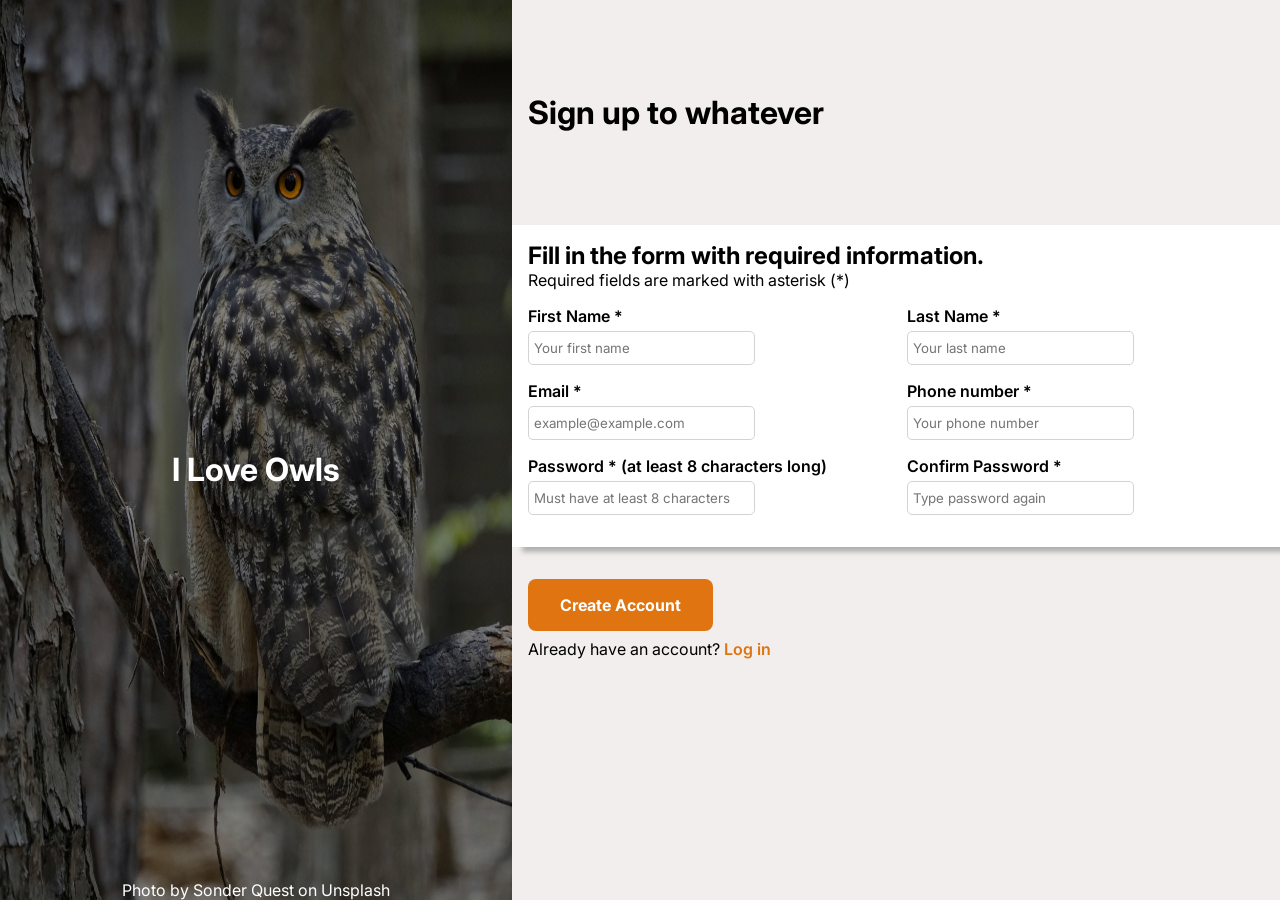
<file: index.html>
<!doctype html>
<html lang="en">
  <head>
    <meta charset="UTF-8" />
    <meta name="viewport" content="width=device-width, initial-scale=1.0" />
    <title>Sign Up Form | The Odin Project</title>
    <link rel="stylesheet" href="style.css" />
    <link rel="preconnect" href="https://fonts.googleapis.com" />
    <link rel="preconnect" href="https://fonts.gstatic.com" crossorigin />
    <link
      href="https://fonts.googleapis.com/css2?family=Inter:ital,opsz,wght@0,14..32,100..900;1,14..32,100..900&family=Open+Sans:ital,wght@0,300..800;1,300..800&family=Roboto:ital,wght@0,100..900;1,100..900&display=swap"
      rel="stylesheet"
    />
  </head>
  <body>
    <main>
      <div class="banner">
        <img
          src="assets/sonder-quest-vTpr9AZD1QE-unsplash.jpg"
          alt="photo of an owl with amber eyes"
        />
        <h1>I Love Owls</h1>
        <p>Photo by <span>Sonder Quest</span> on Unsplash</p>
      </div>
      <div class="main-content">
        <div class="main-text">
          <h1>Sign up to whatever</h1>
        </div>

        <form action="form-sent.html" method="get">
          <div class="form-content">
            <h2>Fill in the form with required information.</h2>
            <p>Required fields are marked with asterisk (*)</p>
            <div class="fields">
              <div class="field-column">
                <div class="form-field">
                  <label for="first-name">First Name *</label>
                  <input
                    type="text"
                    id="first-name"
                    name="first-name"
                    placeholder="Your first name"
                    required
                  />
                </div>
                <div class="form-field">
                  <label for="email">Email *</label>
                  <input
                    type="email"
                    id="email"
                    name="user-email"
                    placeholder="example@example.com"
                    required
                  />
                </div>
                <div class="form-field">
                  <label for="password"
                    >Password * (at least 8 characters long)</label
                  >
                  <input
                    required
                    type="password"
                    id="password"
                    name="user-password"
                    placeholder="Must have at least 8 characters"
                    minlength="8"
                  />
                </div>
              </div>
              <div class="field-column">
                <div class="form-field">
                  <label for="last-name">Last Name *</label>
                  <input
                    type="text"
                    id="last-name"
                    name="last-name"
                    placeholder="Your last name"
                    required
                  />
                </div>
                <div class="form-field">
                  <label for="phone">Phone number *</label>
                  <input
                    type="tel"
                    inputmode="numeric"
                    id="phone"
                    name="phone"
                    required
                    placeholder="Your phone number"
                    pattern="^[0-9]*$"
                  />
                </div>
                <div class="form-field">
                  <label for="confirm-passwd">Confirm Password *</label>
                  <input
                    type="password"
                    id="confirm-passwd"
                    name="confirm-passwd"
                    placeholder="Type password again"
                    minlength="8"
                    required
                  />
                </div>
              </div>
            </div>
          </div>
          <div class="form-interaction">
            <button type="submit">Create Account</button>

            <p>Already have an account? <a href="" >Log in</a></p>
          </div>
        </form>
      </div>
    </main>
  </body>
</html>
</file>
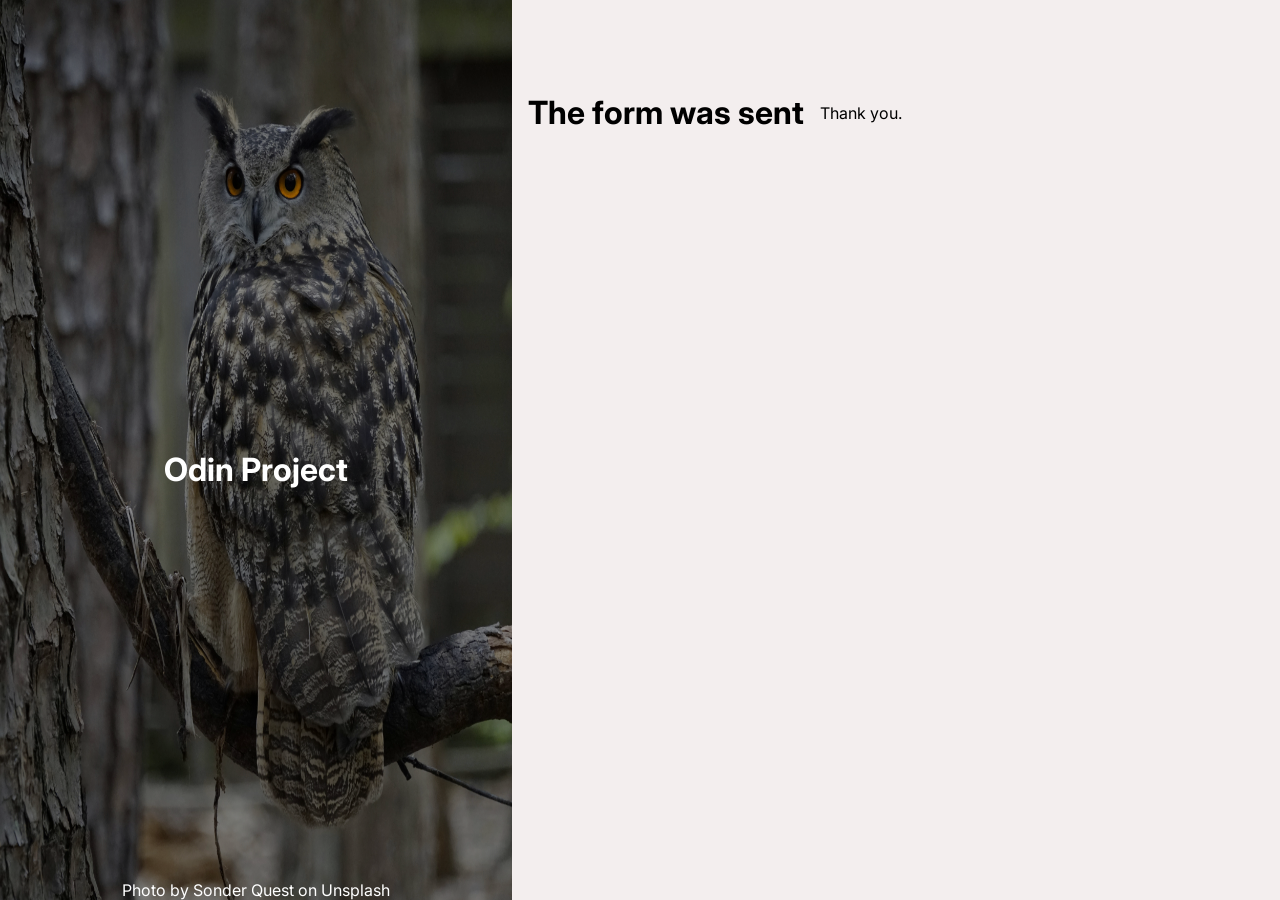
<file: form-sent.html>
<!doctype html>
<html lang="en">
  <head>
    <meta charset="UTF-8" />
    <meta name="viewport" content="width=device-width, initial-scale=1.0" />
    <title>Sign Up Form | The Odin Project</title>
    <link rel="stylesheet" href="style.css" />
    <link rel="preconnect" href="https://fonts.googleapis.com" />
    <link rel="preconnect" href="https://fonts.gstatic.com" crossorigin />
    <link
      href="https://fonts.googleapis.com/css2?family=Inter:ital,opsz,wght@0,14..32,100..900;1,14..32,100..900&family=Open+Sans:ital,wght@0,300..800;1,300..800&family=Roboto:ital,wght@0,100..900;1,100..900&display=swap"
      rel="stylesheet"
    />
  </head>
  <body>
    <main>
      <div class="banner">
        <img
          src="assets/sonder-quest-vTpr9AZD1QE-unsplash.jpg"
          alt="photo of an owl with amber eyes"
        />
        <h1>Odin Project</h1>
        <p>Photo by <span>Sonder Quest</span> on Unsplash</p>
      </div>
      <div class="main-content">
        <div class="main-text">
          <h1>The form was sent</h1>
          <p>Thank you.</p>
        </div>

        
      </div>
    </main>
  </body>
</html>
</file>
<file: style.css>
* {
  padding: 0;
  margin: 0;
  box-sizing: border-box;
  font-family: "Inter", sans-serif;
}

main {
  display: flex;
  background-color: #f3eeee;
  height: 100vh;
}

.banner {
  width: 40%;
  position: relative;
  display: flex;
  text-align: center;
}

.banner img {
  width: 100%;
}

.banner::before {
  content: "";
  display: block;
  height: 100%;
  position: absolute;
  top: 0;
  left: 0;
  width: 100%;
  background-color: rgba(0, 0, 0, 0.4);
}

.banner h1 {
  position: absolute;
  color: white;
  top: 50%;
  width: 100%;
}

.banner p {
  position: absolute;
  bottom: 0;
  color: white;
  width: 100%;
}

.main-content {
  width: 60%;
}

.main-content h1 {
  margin: 1rem;
}

.main-text {
  height: 25vh;
  display: flex;
  align-items: center;
}

.form-content {
  background-color: white;
  padding: 1rem;
  min-height: 30vh;
  box-shadow: 10px 5px 5px rgb(176, 176, 176);
}

.fields {
  display: flex;
  margin-top: 1rem;
  gap: 5rem;
}

label {
  display: block;
  font-weight: 600;
}

.form-field {
  margin-bottom: 1rem;
}

input {
  padding: 0.5rem 0.3rem;
  border: 1px solid lightgray;
  border-radius: 5px;
  margin-top: 5px;
}

input:focus {
  outline: none;
  border-color: blue;
}

:user-invalid {
  border-color: red;
}

.form-interaction {
  padding: 2rem 1rem;
}

button {
  background-color: #df7410;
  color: white;
  border: none;
  border-radius: 8px;
  padding: 1rem 2rem;
  margin-bottom: 0.5rem;
  font-weight: 700;
  font-size: 1rem;
}

button:hover {
  background-color: #e6903f;
  cursor: pointer;
}

a {
  text-decoration: none;
  color: #df7410;
  font-weight: 600;
}
</file>
